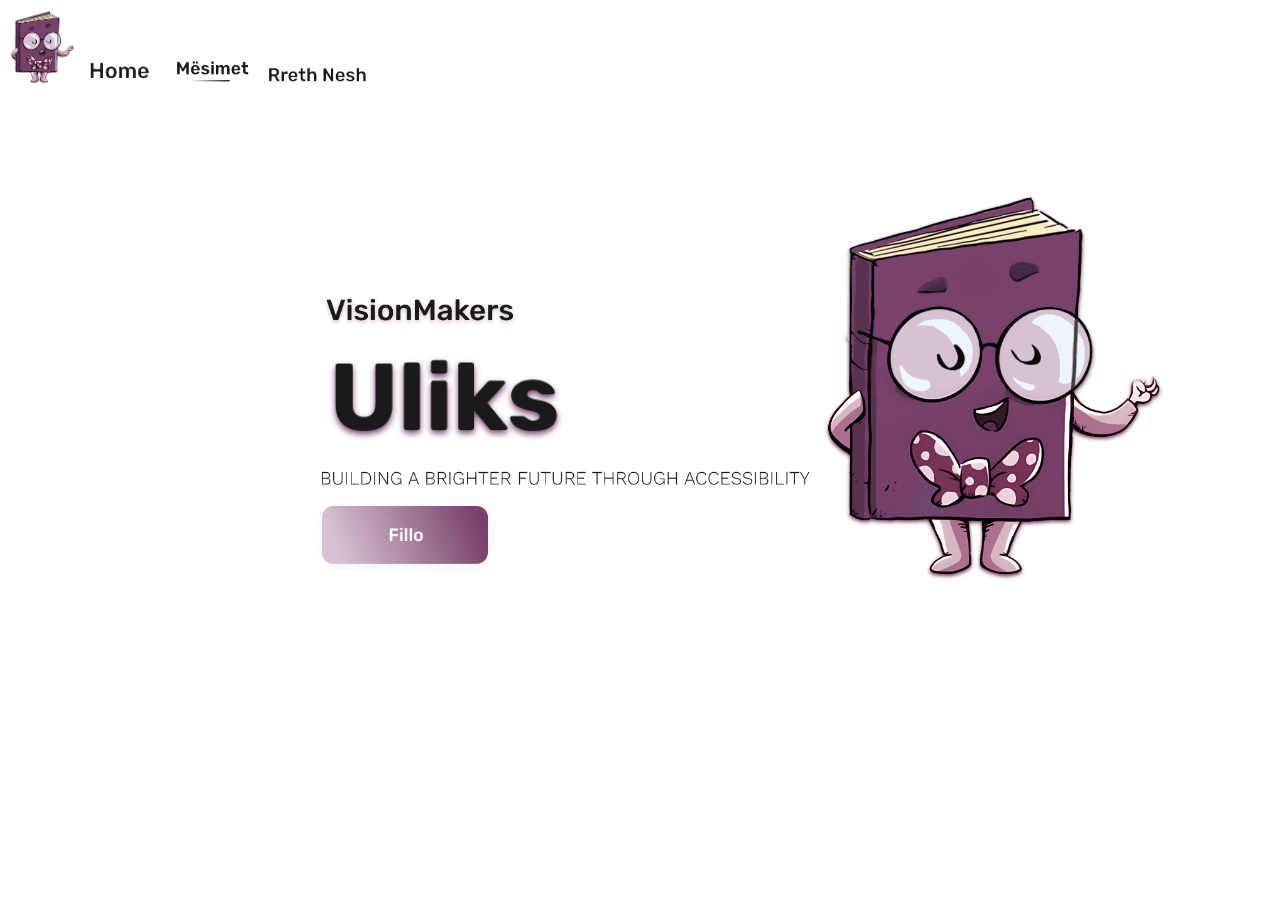
<file: index.html>
<!DOCTYPE html>
<html lang="en">
<head>
  <meta charset="UTF-8">
  <meta name="viewport" content="width=device-width, initial-scale=1.0">
  <link rel="stylesheet" href="styles/style.css"/>
  <link rel="stylesheet" href="styles/media.css"/>
  <title>Jehonë</title>
</head>
<body>
  <div class="header">
    <div class="left">
      <a href="index.html">
         <img class="book" src="images/book full copy.png" alt="">
      </a>
      <a href="index.html">
          <img class="hd-img home" src="images/home.png" alt="Home">
      </a>
      <a href="mesimet.html">
          <img class="hd-img mesimet" src="images/mesimet.png" alt="Mësimet">
      </a>
      <a href="">
          <img class="hd-img rreth" src="images/about.png" alt="Rreth nesh">
      </a>
    </div>
  </div>
  <div class="main">
    <div class="hidden">
      <img class="vm1" src="images/VisionMakers.png" alt="">
      <img class="uliks1" src="images/Uliks.png" alt="">
    </div>

    <div class="left">
      <div class="container">
        <img class="vm" src="images/VisionMakers.png" alt="">
        <img class="uliks" src="images/Uliks.png" alt="">
        <img class="moto" src="images/Building a Brighter Future Through Accessibility.png" alt="">
        <a href="klasa.html">
          <button class="fillo-btn">
            <img class="fillo-img" src="images/Button.png" alt="">
          </button>
        </a>
      </div>
    </div>

    <div class="right">
      <div class="assistant">
        <img class="ass-img" src="images/book full copy.png" alt="">
      </div>
    </div>
  </div>
<script src="main.js"></script>
</body>
</html>
</file>
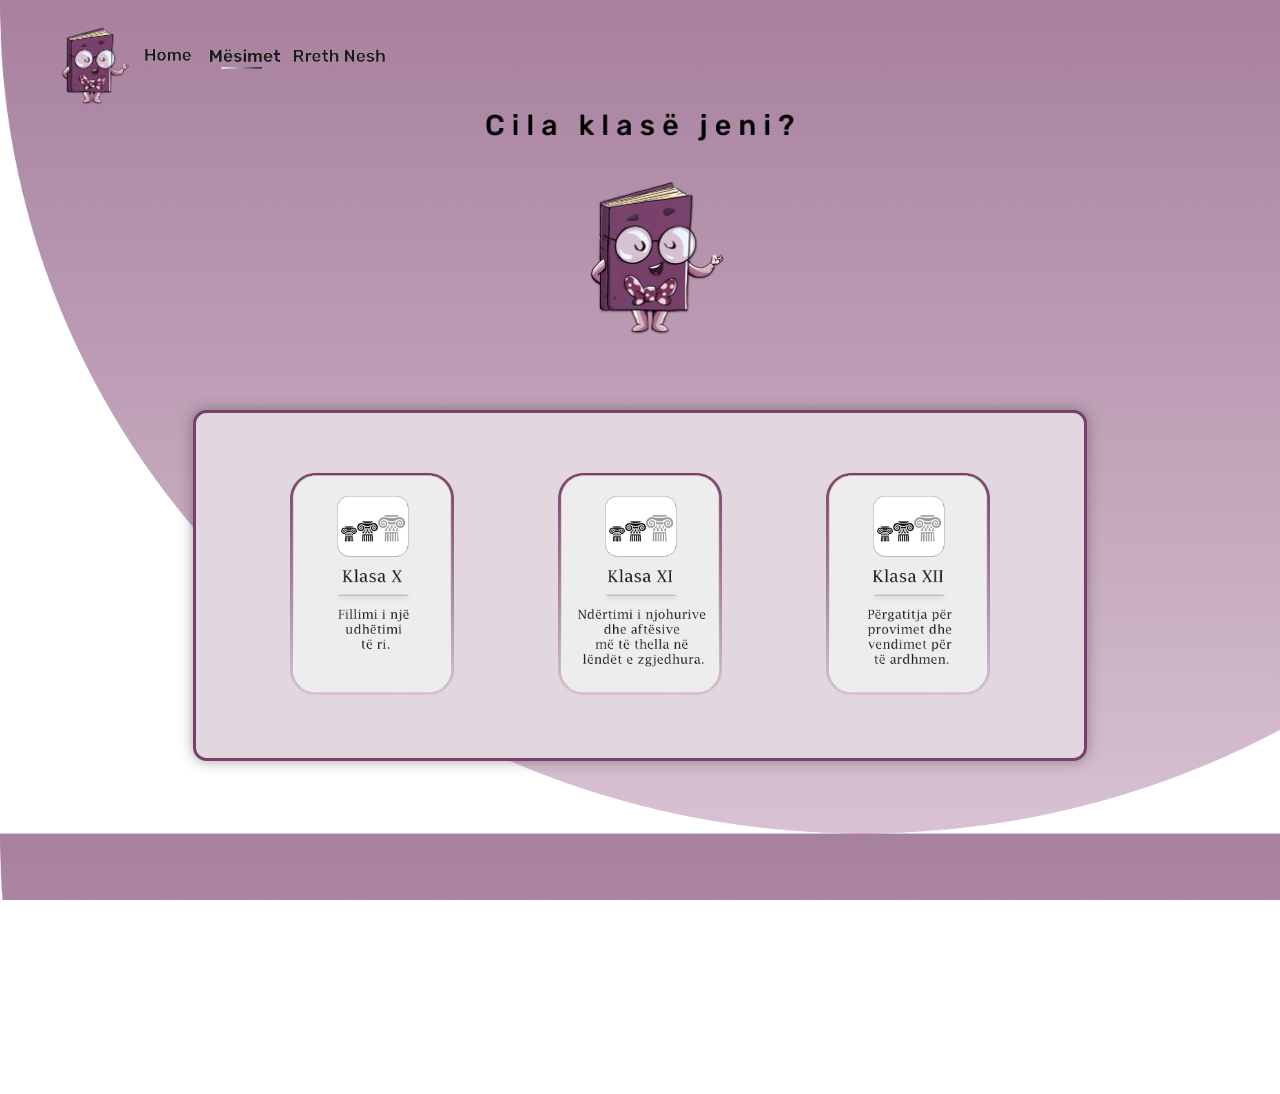
<file: klasa.html>
<!DOCTYPE html>
<html lang="en">
<head>
    <meta charset="UTF-8">
    <meta name="viewport" content="width=device-width, initial-scale=1.0">
    <title>Klasa</title>
    <link rel="stylesheet" href="styles/klasa.css"/>
    <link rel="stylesheet" href="styles/media.css"/>

</head>
<body>
    <div class="header">
        <div class="left">
            <a href="index.html">
               <img class="book" src="images/book full copy.png" alt="">
            </a>
            <a href="index.html">
                <img class="hd-img" src="images/home.png" alt="Home">
            </a>
            <a href="mesimet.html">
                <img class="hd-img mesimet" src="images/mesimet.png" alt="Mësimet">
            </a>
            <a href="">
                <img class="hd-img" src="images/about.png" alt="Rreth nesh">
            </a>
        </div>
    </div>
    <div class="title">
        <img class="klasa" src="images/Cila klasë jeni.png" alt="">
    </div>
    <div class="assistant">
        <button class="assistant-btn">
            <img class="assistant-img" src="images/book full copy.png" alt="">
        </button>
    </div>
    <div class="container1">
        <div class="lvl1">
            <a href="mesimet.html">
                <img class="mini" src="images/KLASA X copy2.png" alt="Klasa e dhjetë">
            </a>
        </div>
        <div class="lvl2">
            <a href="mesimet.html">
                <img class="mini" src="images/KLASA XI copy 2.png" alt="Klasa e njëmbëdhjetë">
            </a>        
        </div>
        <div class="lvl3">
            <a href="mesimet.html">
                <img class="mini" src="images/KLASA XII copy 2.png" alt="Klasa e dymbëdhjetë">
            </a>        
        </div>
    </div>
    <script src="main.js"></script>
</body>
</html>
</file>
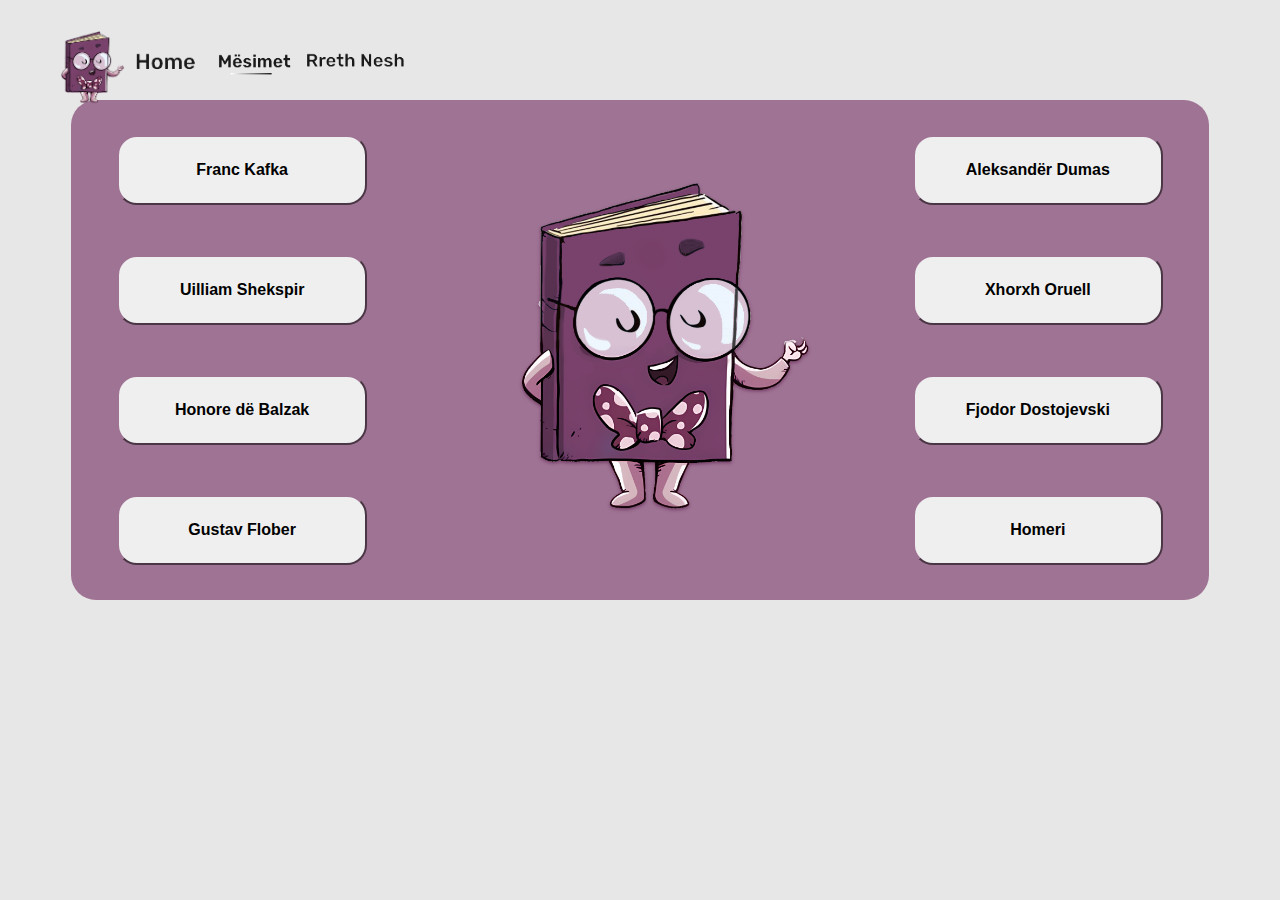
<file: letersi.html>
<!DOCTYPE html>
<html lang="en">
<head>
  <meta charset="UTF-8">
  <meta name="viewport" content="width=device-width, initial-scale=1.0">
  <link rel="stylesheet" href="styles/lende.css"/>
  <title>Letersi</title>
</head>
<body>
  <div class="header">
    <div class="left">
      <a href="index.html">
         <img class="book" src="images/book full copy.png" alt="">
      </a>
      <a href="index.html">
          <img class="hd-img home" src="images/home.png" alt="Home">
      </a>
      <a href="mesimet.html">
          <img class="hd-img mesimet" src="images/mesimet.png" alt="Mësimet">
      </a>
      <a href="">
          <img class="hd-img rreth" src="images/about.png" alt="Rreth nesh">
      </a>
    </div>
  </div>

  <div class="container">
    <div class="left-section">
      <a href="">
        <button class="container-btn">Franc Kafka</button>
      </a>
      <a href="">
        <button class="container-btn">Uilliam Shekspir</button>
      </a>
      <a href="">
        <button class="container-btn">Honore dë Balzak</button>
      </a>
      <a href="">
        <button class="container-btn">Gustav Flober</button>
      </a>
    </div>
    <div class="middle">
      <button class="ass-btn">
        <img class="ass-img" src="images/book full copy.png" alt="">
      </button>
    </div>
    <div class="right-section">
      <a href="">
        <button class="container-btn">Aleksandër Dumas</button>
      </a>
      <a href="">
        <button class="container-btn">Xhorxh Oruell</button>
      </a>
      <a href="">
        <button class="container-btn">Fjodor Dostojevski</button>
      </a>
      <a href="">
        <button class="container-btn">Homeri</button>
      </a>
    </div>
  </div>
</body>
</html>
</file>
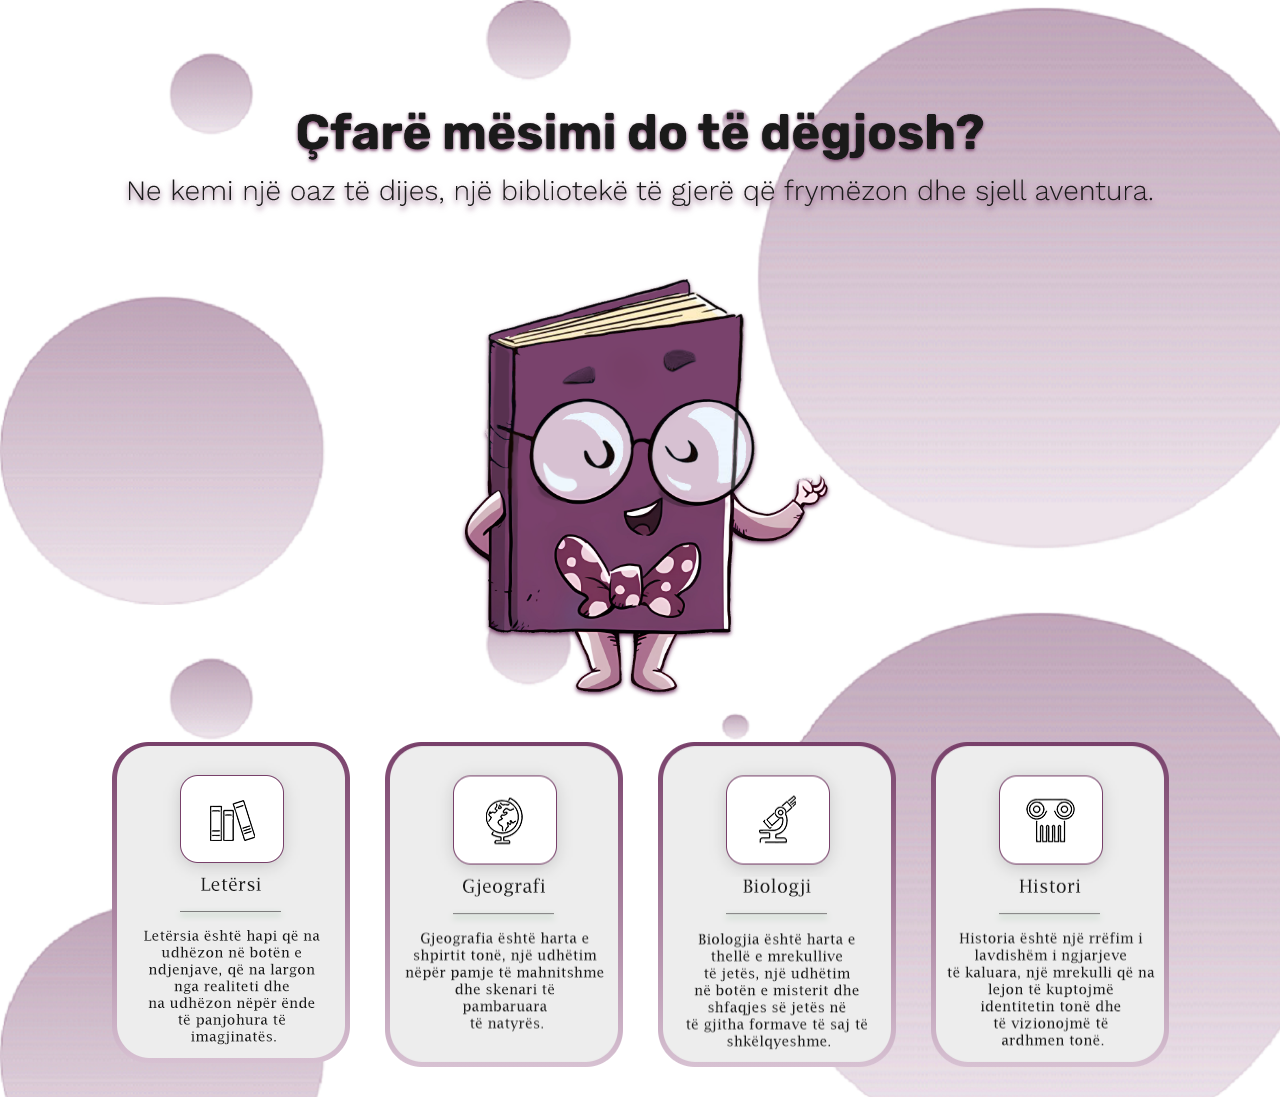
<file: mesimet.html>
<!DOCTYPE html>
<html lang="en">
<head>
    <meta charset="UTF-8">
    <meta name="viewport" content="width=device-width, initial-scale=1.0">
    <title>Mesimet</title>
    <link rel="stylesheet" href="styles/mesimet.css"/>
</head>
<body onload="onload()">
    <div class="head">
        <img class="mesimi" src="images/çfarë mësimi do të dëgjosh.png" alt="">
        <img src="images/Ne kemi një oaz të dijes, një bibliotekë të gjerë që frymëzon dhe sjell aventura..png" alt="">
    </div>
    <div class="assistant">
        <button id="ass-btn">
            <img class="ass-img" src="images/book full copy.png" alt="Asistenti">
        </button>
    </div>
    <div class="container">
        <a href="letersi.html">
            <img class="box" src="images/LETERSI copy.png" alt="Letërsi">
        </a>
        <img class="box"  src="images/GJEOGRAFI copy.png" alt="Gjeografi">
        <img class="box"  src="images/BIOLOGJI copy.png" alt="Biologji">
        <img class="box"  src="images/HISTORI copy.png" alt="Histori">
    </div>
    <script src="main.js"></script>
</body>
</html>
</file>
<file: styles/style.css>
body{
  margin: 0;
  height: 100%;
  padding: 0;
}

section{
  background-image: url('/images/Rounds.png');
}

.main{
  display: flex;
  width: 50%;
  margin: 200px auto;
  justify-content: space-between;
}

.ass-img{
  height: 400px;
  margin-top: -100px;
  cursor: pointer;
}

.container{
  display: flex;
  flex-direction: column;
  justify-content: left;
  flex: 1;
  width: 500px;
}

.vm{width: 200px;}
.uliks{width: 250px;}
.moto{width: 490px;}
.fillo-img{width: 200px; margin-left: -30px; cursor: pointer;}

.fillo-btn{
  background: transparent;
  width: 200px;
  height: 100px;
  border: none;
  transition: all 0.2s}

.fillo-btn:hover{scale: 1.1;}

.header{
  margin-top: 0;
  margin-left: 0;
  display: flex;
}

.left-section{
  display: flex;
  align-items: center;
  margin-left: 50px;
}
.hd-img{
  width: 80px;
  margin-right: 10px;
}
.mesimet{margin-top: 4px;}
.rreth{
  width: 100px;
  margin-top: -50px;
}
.home{width: 70px;}
.book{
  width: 65px;
  margin-left: 10px;
  margin-top: 10px;
  margin-right: 10px;
}
.hidden{display: none;}

a{text-decoration: none;}
</file>
<file: styles/media.css>
@media(max-width: 1230px){
    .main{margin: 300px auto;}
}
@media(max-width:  1130px){
    .main{
        margin-left: 100px;
    }
    .container1{gap: 100px;}
}

@media(max-width: 990px){
    .container1{gap: 70px;}
}

@media(max-width: 940px){
    .container{width: 300px;}
    .moto{width: 300px;}
    .uliks{width: 200px;}
    .vm{width: 150px;}
    .container1{gap: 50px;}
    .mini:hover{scale: 1.1;}
}

@media(max-width: 860px){
    .container1{gap: 30px;}
}

@media(max-width: 820px){
    .mini{width: 220px;}
}

@media(max-width: 760px){
    .fillo-img, .fillo-btn{
        width: 150px;
        margin-right: -5px;
    }
    .main{
        flex-direction: column;
        align-items: center;
        margin-left: 150px;
        margin-top: 300px;
        gap: 50px;
    }
    .ass-btn, .ass-img{margin-left: 58px;}
    .left{order: 1;}
    .right{order: 0;}
    .uliks, .vm{display: none;}
    .hidden{
        display: flex;
        flex-direction: column;
        align-items: start;
        margin-bottom: 30px;
    }
    .uliks1{width: 150px;}
    .moto1{width: 150px;}
    .main{margin: 100px 150px;}
    .container{align-items: center;}
    .top-img{display: none;}
    .btn-container{display: none;}
    .left{margin-left: 20px;}

    .mini{width: 200px;}
    .container1{height: 400px;}
}

@media(max-width: 690px){
    .mini{width: 180px;}
    .assistant-img{margin-left: 50px;}
}

@media(max-width: 630px){
    .container1{
        flex-wrap: wrap;
        height: fit-content;
        width: 50%;
        margin: 90px auto;
    }
    .lvl1, .lvl2{margin-top: 30px;}
    .lvl3{margin-bottom: 30px;}
}

@media(max-width: 575px){
    .mini{width: 150px;}
}

@media(max-width: 500px){
    .btn-container{display: none;}
    .ass-img{
        width: 280px;
        height: 300px;
    }
    .main{margin-left: 80px;}
    .container{align-items: center;}
    .ass-img, .ass-btn{margin-left: 75px;}
    .fillo-btn, .fillo-img{margin-left: 0px}
    .book{
        width: 55px;
        margin-left: 0;
    }
    .home{width: 55px;}
    .mesimet{width: 70px;}
    .rreth{width: 90px;}
    .moto{margin-left: 15px;}

    .mini{width: 130px;}
    .title{margin-top: 50px;}
}

@media(max-width: 450px){
    .container1{
        width: 70%;
    }
}
@media(max-width: 400px){
    .container1{margin: 50px auto;}
}
</file>
<file: styles/klasa.css>
body{
    zoom: 0.69;
    background-image: url('/images/circle2.png');
    background-size: 2500px;
}

.assistant{
    text-align: center;
}
.assistant-img{
    margin-left: 50px;
    cursor: pointer;
    width: 200px;
}
.assistant-btn{
    background: none;
    border: none;
}
.title{
    text-align: center;
    margin-bottom: 50px;
}
.klasa{width: 450px;}

.container1{
    display: flex;
    width: 70%;
    height: 500px;
    justify-content: center;
    align-items: center;
    background-color: #E2D7DF;
    z-index: 1;
    gap: 150px;
    position: relative;
    margin: 100px auto;
    border-radius: 20px;
    border: 5px solid #78406A;
    box-shadow: 0 0 20px rgba(56, 56, 56, 0.455);
}


.lvl3{margin-right: 0;}

.mini{transition: all 0.2s;}
.mini:hover{
    scale: 1.2;
}

.header{
    top: 20px;
    left: 0;
    right: 0;
}
.book{
    width: 100px;
    margin-left: 30px;
    margin-top: 30px;
    margin-right: 20px;
}
.left{
    display: flex;
    align-items: center;
    margin-left: 50px;
}
.hd-img{
    margin-right: 10px;
}
.mesimet{
    margin-top: 9px;
}
</file>
<file: styles/lende.css>
body{
  background-color: #E7E7E7;
}

.header{
  position: fixed;
  top: 20px;
  left: 0;
  right: 0;
  display: flex;
  align-items: center;
}

.left{
  display: flex;
  align-items: center;
  margin-left: 50px;
}
.hd-img{
  width: 80px;
  margin-right: 10px;
}
.mesimet{
  margin-top: 4px;
}
.rreth{
  width: 100px;
  margin-top: -5px;
}
.home{
  width: 70px;
}
.book{
  width: 65px;
  margin-left: 10px;
  margin-top: 10px;
  margin-right: 10px;
}

.container{
  display: flex;
  background-color: #9F7394;
  margin: 100px auto;
  height: 500px;
  border-radius: 25px;
  width: 90%;
  justify-content: space-around;
  align-items: center;
}

.left-section, .right-section{
  display: flex;
  flex-direction: column;
  justify-content: center;
  align-items: center;
  gap: 50px;
}

.container-btn{
  width: 250px;
  height: 70px;
  border-radius: 20px;
  border-color: #9F7394;
  border-width: 2px;
  cursor: pointer;
  transition: all 0.2s;
  font-weight: bold;
  font-size: 16px;
}
.container-btn:hover{
  scale: 1.2;
}
.ass-img{
  width: 300px;
  cursor: pointer;
}
.ass-btn{
  background: none;
  border: none;
  margin-left: 50px;
}
</file>
<file: styles/mesimet.css>
body{
    background-image: url('/images/Rounds.png');
}

.head{
    margin: 100px auto;
    text-align: center;
    display: flex;
    flex-direction: column;
    justify-content: center;
    align-items: center;
}
.mesimi{
    width: 700px;
}

.container{
    display: flex;
    justify-content: center;
    gap: 35px;
    margin-bottom: 30px;
}
.box{
    cursor: pointer;
    transition: all 0.2s;
}
.box:hover{
    scale: 1.2;
}

.assistant{
    text-align: center;
    margin-top: -50px;
    margin-bottom: 30px;
}

#ass-btn{
    border: none;
    cursor: pointer;
    background: none;
    width: 380px;
    height: 400px;
}
.ass-img{
    width: 380px;
}
</file>
